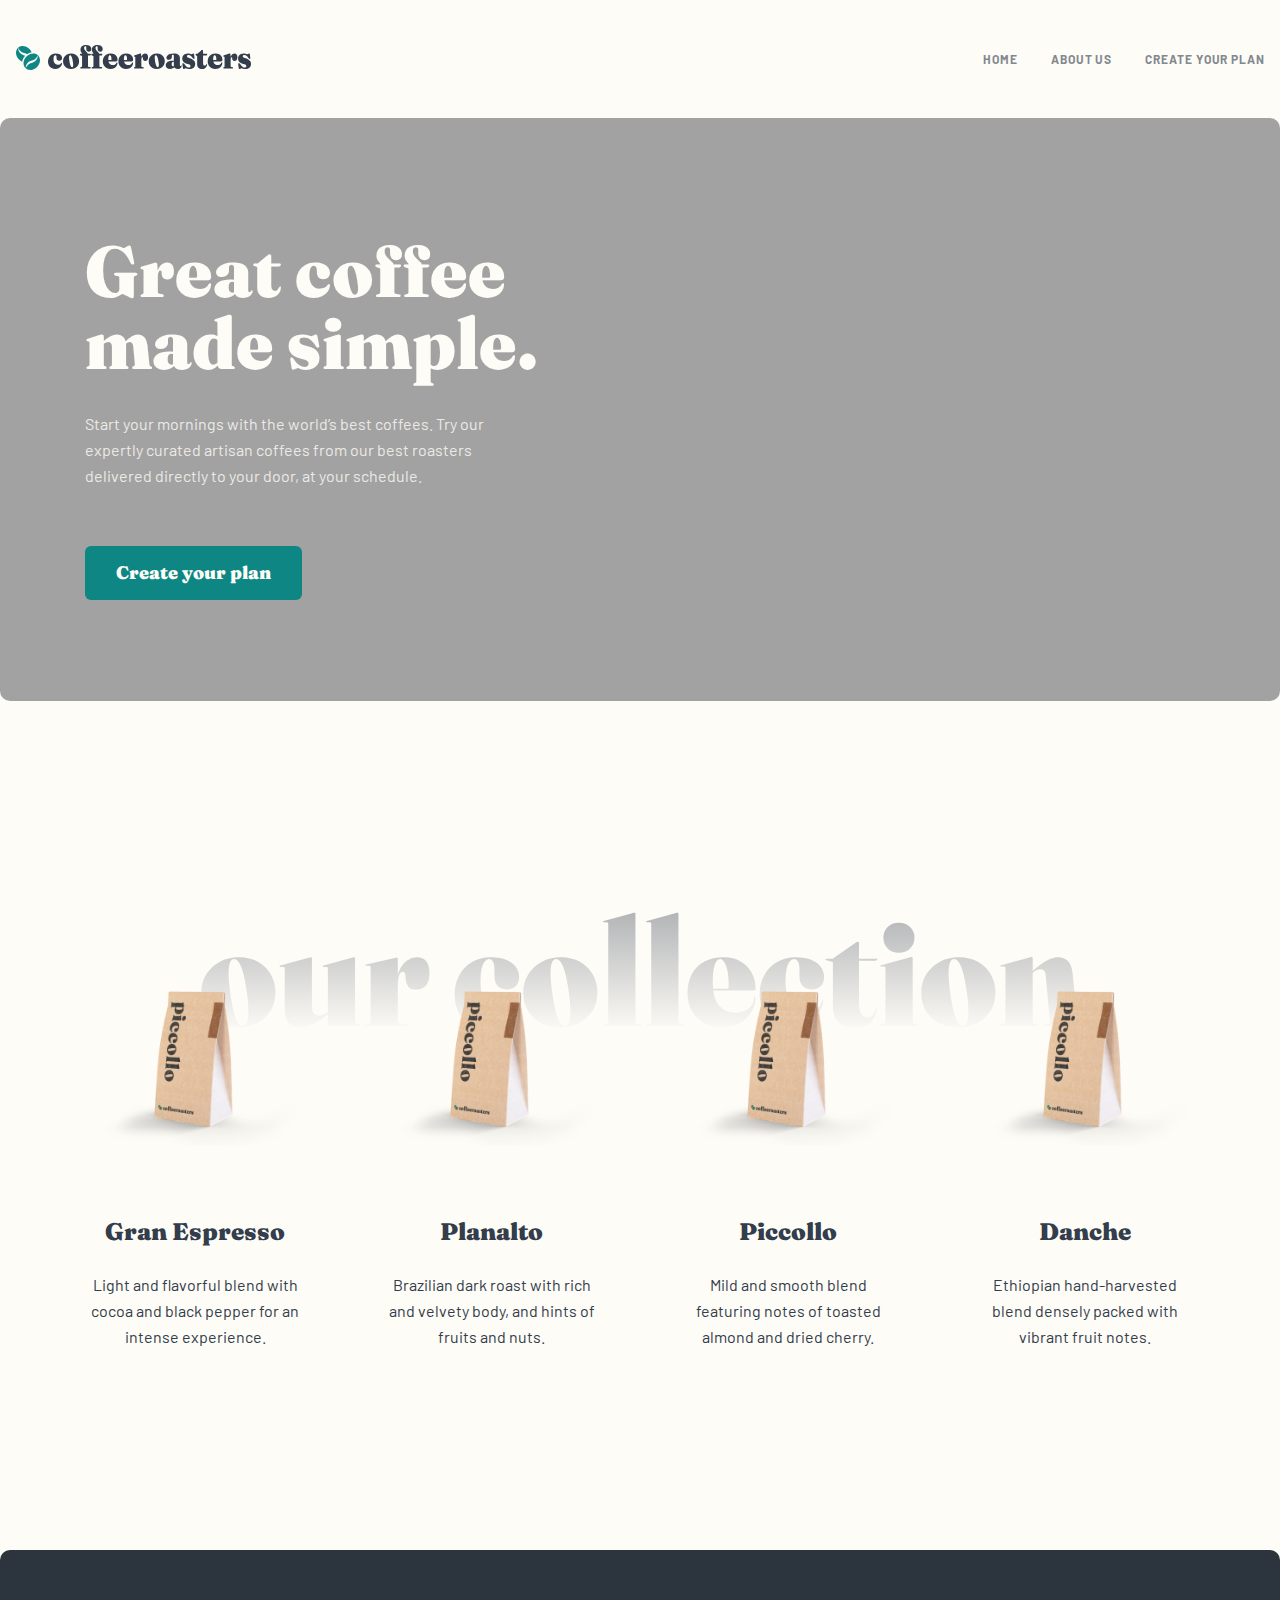
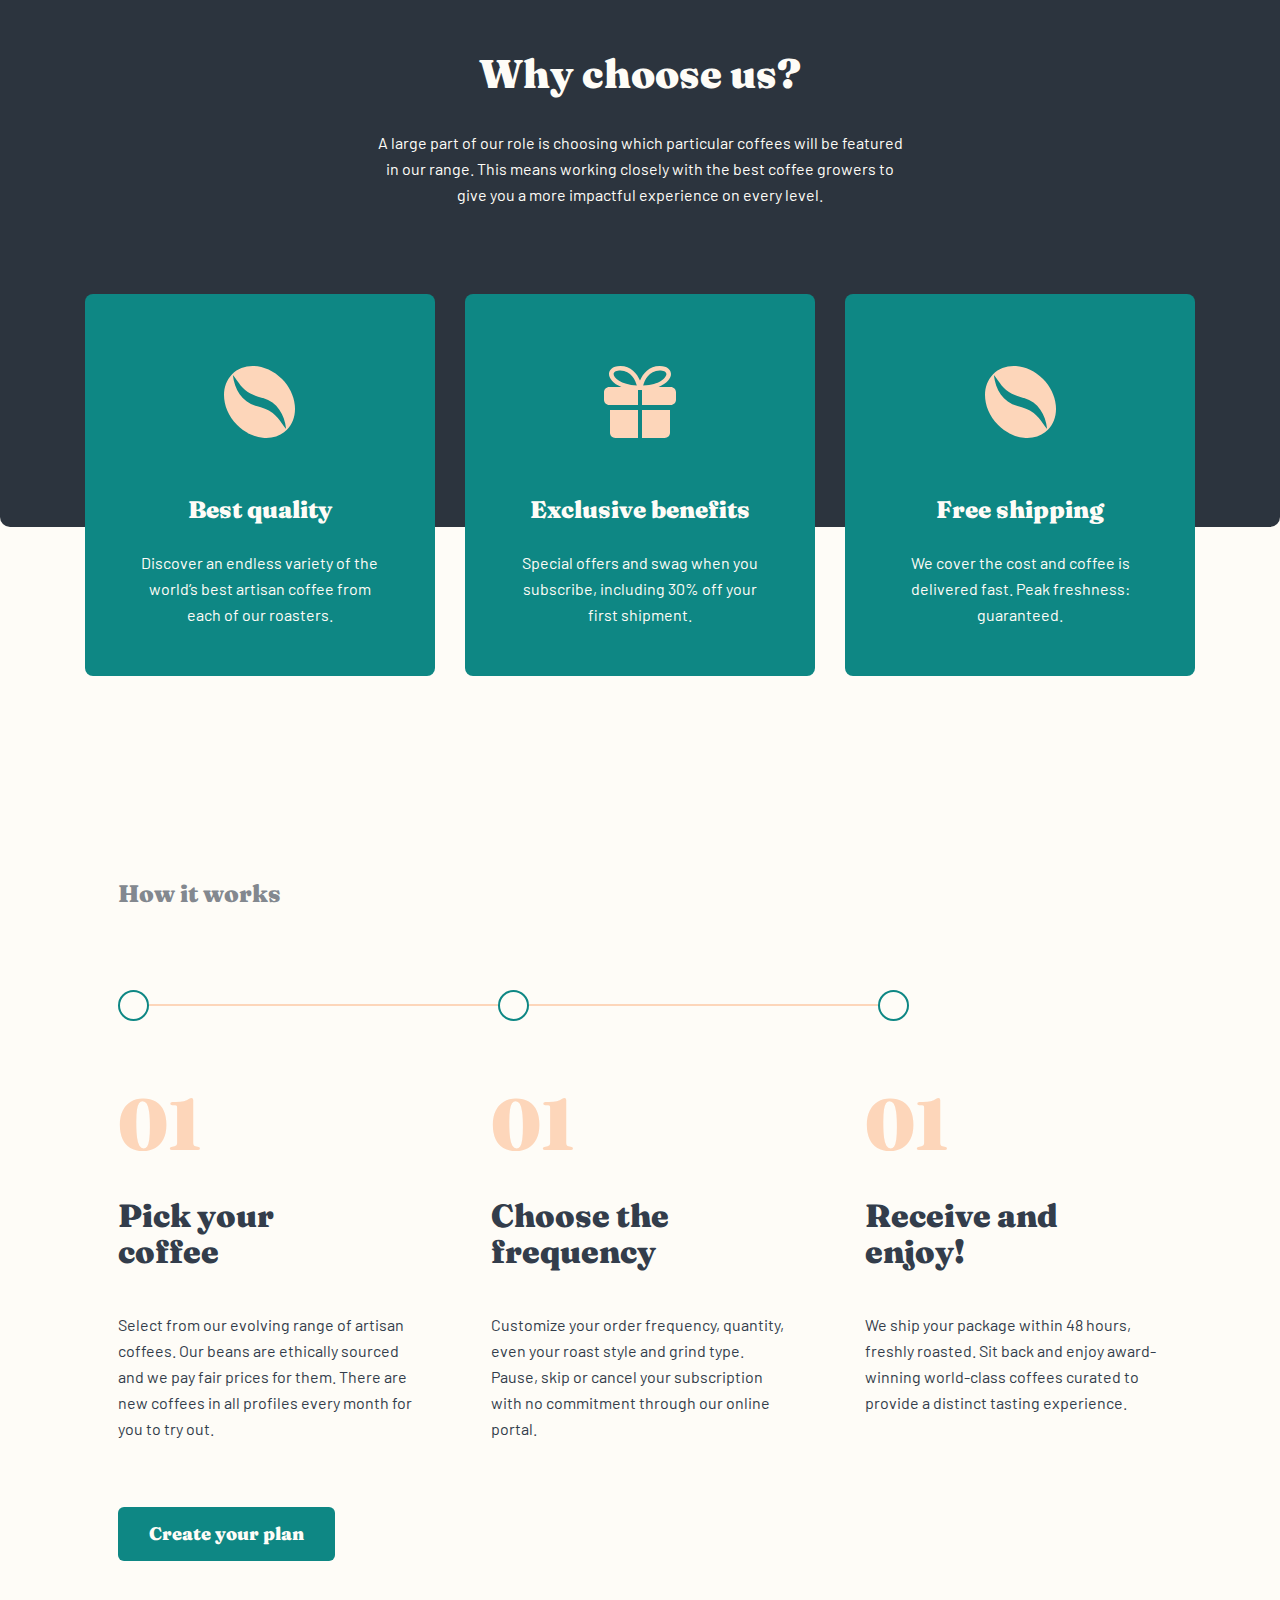
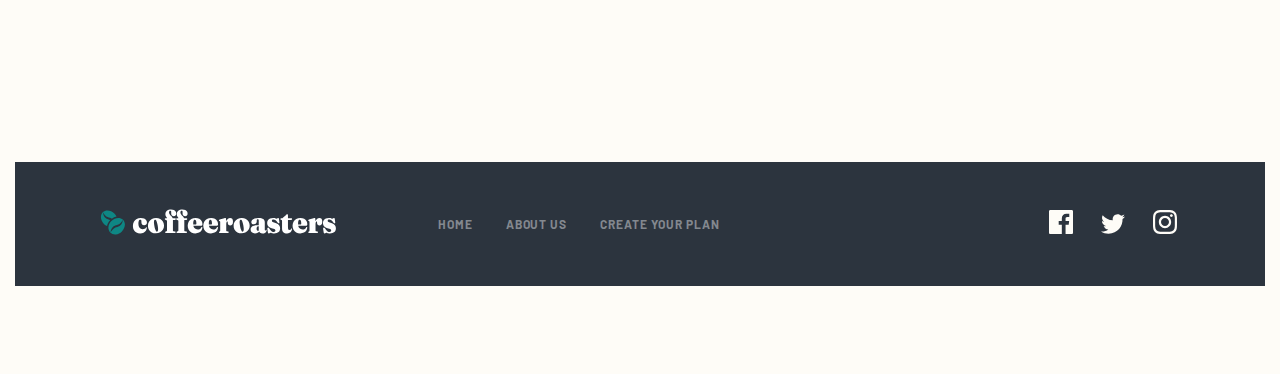
<file: index.html>
<!DOCTYPE html>
<html lang="en">

<head>
    <meta charset="UTF-8">
    <meta http-equiv="X-UA-Compatible" content="IE=edge">
    <meta name="viewport" content="width=device-width, initial-scale=1.0">
    <title>Coffeeroasters</title>
    <link rel="stylesheet" href="css/main.css">
</head>

<body>


    <h1 class="visually-hidden"></h1>

    <header>
        <div class="container header-content">
            <a href=""><img src="images/logo.svg" alt="logo"></a>
            <nav class="navbar">
                <ul class="nav-list">
                    <li><a href="index.html" class="nav-link">HOME</a></li>
                    <li><a href="about.html" class="nav-link">ABOUT US</a></li>
                    <li><a href="create.html" class="nav-link">Create your plan</a></li>
                </ul>
            </nav>
        </div>
    </header>

    <main>
        <section class="intro">
            <div class="container intro-content">
                <div class="intro-text">
                    <h2>Great coffee made simple.</h2>
                    <p>Start your mornings with the world’s best coffees. Try our expertly curated artisan coffees from
                        our best roasters delivered directly to your door, at your schedule.</p>
                    <a href="" class="main-link">Create your plan</a>
                </div>
            </div>
        </section>
        <section class="collection">
            <div class="container collection-content">
                <div class="collection-text">
                    <h2 class="collection-h2">our collection</h2>
                </div>

                <ul class="collection-cards">
                    <li class="collection-item">
                        <img class="collection-item-img" src="images/collection-item.png" alt="item">
                        <h3 class="collection-item-h3">Gran Espresso</h3>
                        <p class="collection-item-p">Light and flavorful blend with cocoa and black pepper for an
                            intense experience.</p>
                    </li>
                    <li class="collection-item">
                        <img class="collection-item-img" src="images/collection-item.png" alt="item">
                        <h3 class="collection-item-h3">Planalto</h3>
                        <p class="collection-item-p">Brazilian dark roast with rich and velvety body, and hints of
                            fruits and nuts.</p>
                    </li>
                    <li class="collection-item">
                        <img class="collection-item-img" src="images/collection-item.png" alt="item">
                        <h3 class="collection-item-h3">Piccollo</h3>
                        <p class="collection-item-p">Mild and smooth blend featuring notes of toasted almond and dried
                            cherry.</p>
                    </li>
                    <li class="collection-item">
                        <img class="collection-item-img" src="images/collection-item.png" alt="item">
                        <h3 class="collection-item-h3">Danche</h3>
                        <p class="collection-item-p">Ethiopian hand-harvested blend densely packed with vibrant fruit
                            notes.</p>
                    </li>
                </ul>
            </div>
        </section>
        <section class="why">
            <div class="container why-content">
                <h2 class="why-h2">Why choose us?</h2>
                <p class="why-p">A large part of our role is choosing which particular coffees will be featured in our
                    range. This means working closely with the best coffee growers to give you a more impactful
                    experience on every level.</p>
                <ul class="why-cards">
                    <li class="why-item">
                        <img src="images/why-item1.svg" alt="coffee">
                        <h3 class="why-item-h3">Best quality</h3>
                        <p class="why-item-p">Discover an endless variety of the world’s best artisan coffee from each
                            of our roasters.</p>
                    </li>
                    <li class="why-item">
                        <img src="images/why-item2.svg" alt="gift">
                        <h3 class="why-item-h3">Exclusive benefits</h3>
                        <p class="why-item-p">Special offers and swag when you subscribe, including 30% off your first
                            shipment.</p>
                    </li>
                    <li class="why-item">
                        <img src="images/why-item1.svg" alt="car">
                        <h3 class="why-item-h3">Free shipping</h3>
                        <p class="why-item-p">We cover the cost and coffee is delivered fast. Peak freshness:
                            guaranteed.</p>
                    </li>
                </ul>
            </div>
        </section>



        <section class="how">
            <div class="container">
                <div class="how-content">

                    <h2 class="how-h2">
                        How it works
                    </h2>
                    <div class="how-border">
                        <div class="circle"></div>
                        <div class="border"></div>
                        <div class="circle"></div>
                        <div class="border"></div>
                        <div class="circle"></div>
                    </div>

                    <ol class="how-cards">
                        <li class="how-item">
                            <h3 class="how-item-h3">01</h3>
                            <h4 class="how-item-h4">Pick your coffee</h4>
                            <p class="how-item-p">Select from our evolving range of artisan coffees. Our beans are
                                ethically sourced and we pay fair prices for them. There are new coffees in all profiles
                                every month for you to try out.</p>
                        </li>
                        <li class="how-item">
                            <h3 class="how-item-h3">01</h3>
                            <h4 class="how-item-h4">Choose the frequency</h4>
                            <p class="how-item-p">Customize your order frequency, quantity, even your roast style and
                                grind type. Pause, skip or cancel your subscription with no commitment through our
                                online portal.</p>
                        </li>
                        <li class="how-item">
                            <h3 class="how-item-h3">01</h3>
                            <h4 class="how-item-h4">Receive and enjoy!</h4>
                            <p class="how-item-p">We ship your package within 48 hours, freshly roasted. Sit back and
                                enjoy award-winning world-class coffees curated to provide a distinct tasting
                                experience.</p>
                        </li>
                    </ol>
                    <a href="" class="main-link">Create your plan</a>
                </div>
            </div>
        </section>
    </main>


    <footer>
        <div class="container">
            <div class="footer-content">
                <a href="index.html"><img src="images/footer-logo.svg" alt="logo"></a>
                <nav class="footer-nav">
                    <ul class="footer-list">
                        <li><a class="footer-link" href="index.html">HOME</a></li>
                        <li><a class="footer-link" href="about.html">ABOUT US</a></li>
                        <li><a class="footer-link" href="create.html">Create your plan</a></li>
                    </ul>
                </nav>

                <div class="social">
                    <a href="" class="social-link"><img src="images/facebook.svg" alt="facebook"></a>
                    <a href="" class="social-link"><img src="images/twitter.svg" alt="twitter"></a>
                    <a href="" class="social-link"><img src="images/instagram.svg" alt="instagram"></a>
                </div>

            </div>
        </div>
    </footer>



</body>

</html>
</file>
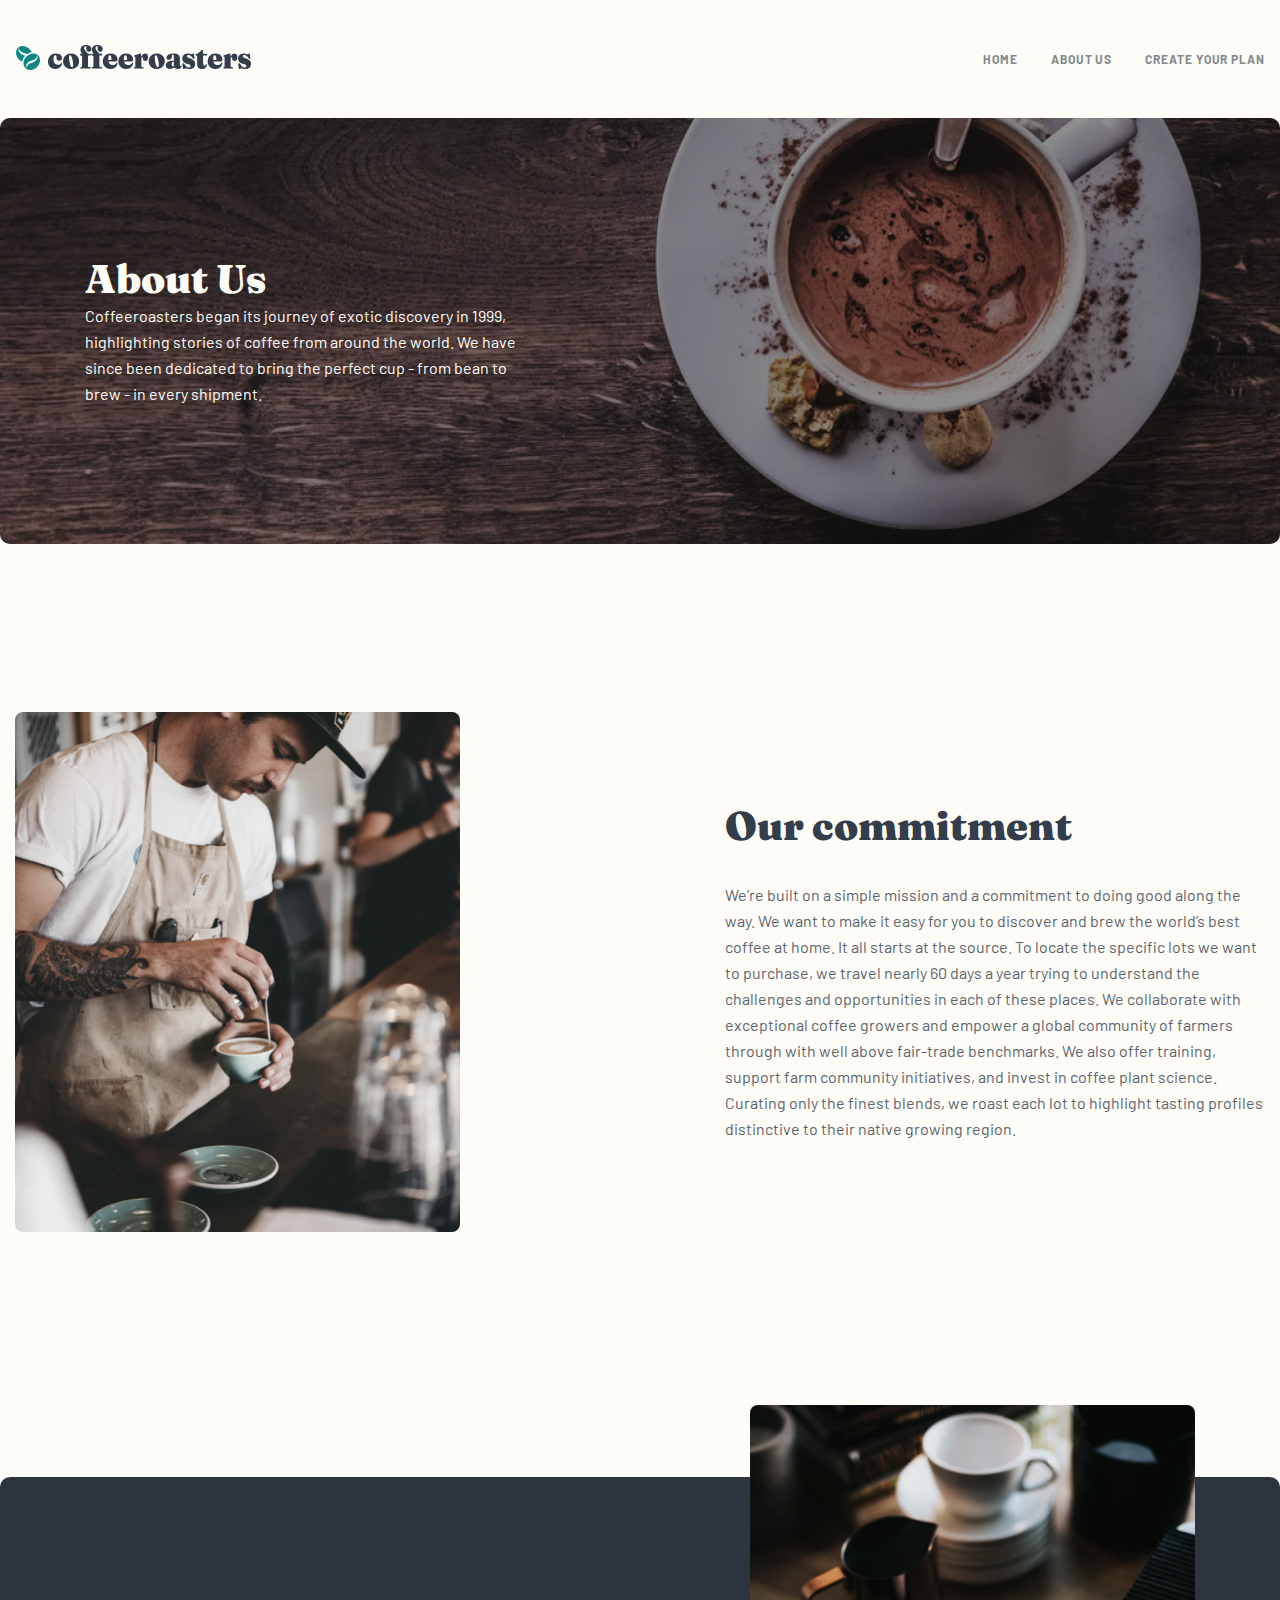
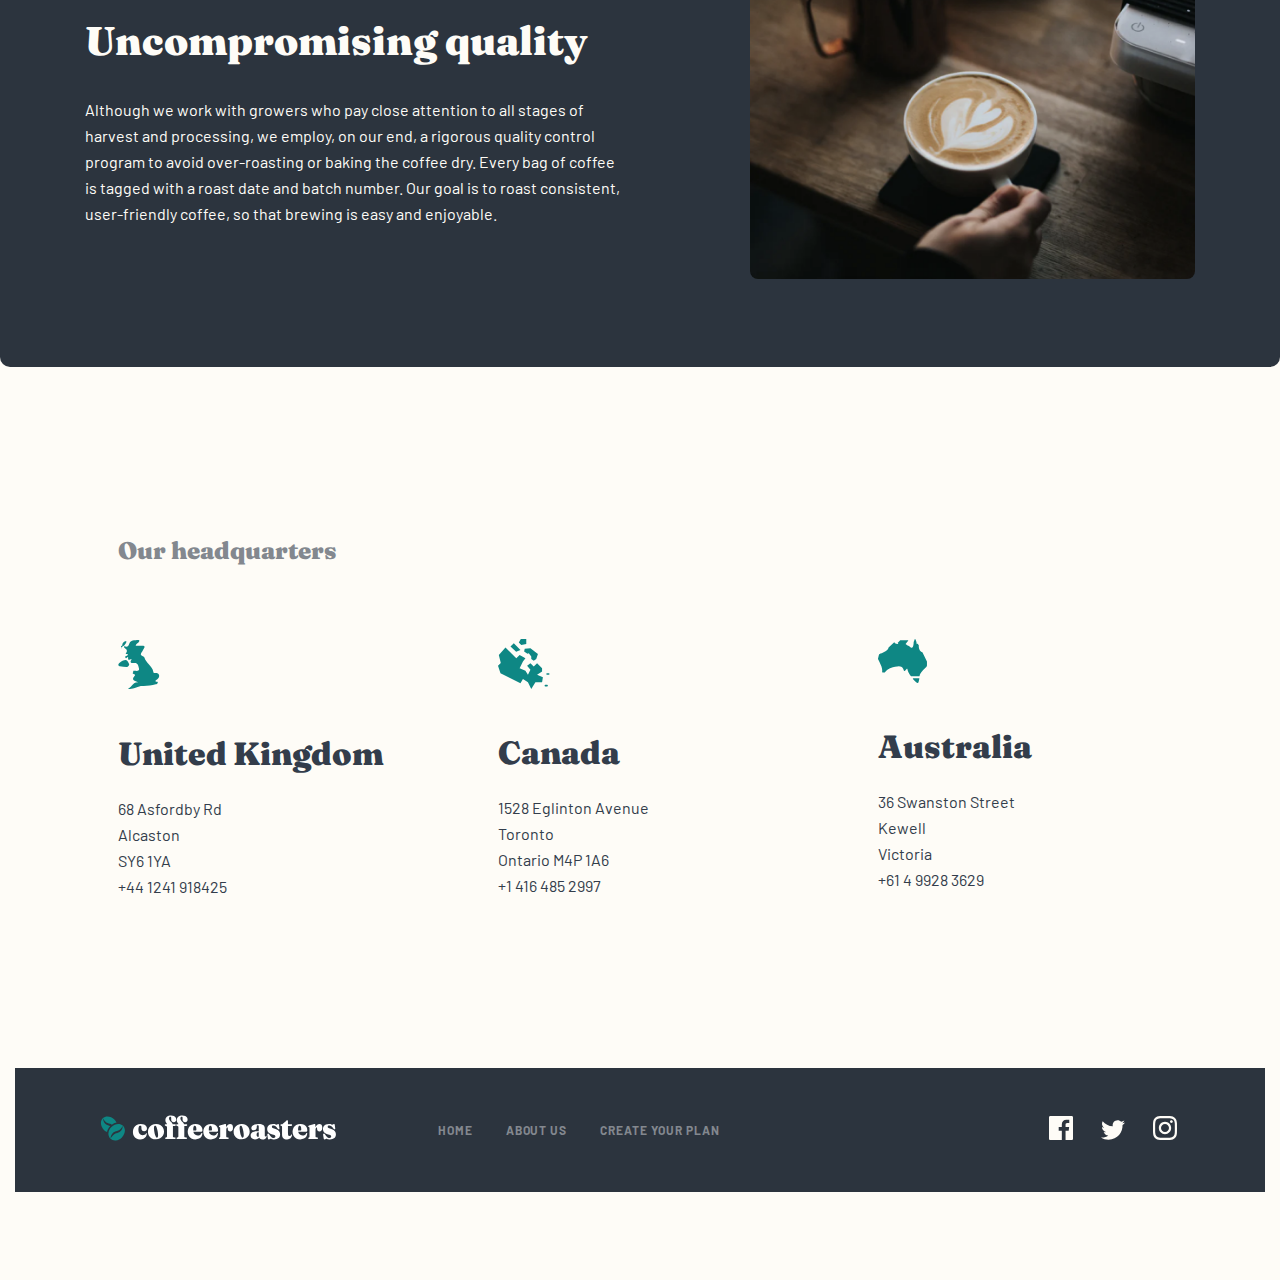
<file: about.html>
<!DOCTYPE html>
<html lang="en">

<head>
    <meta charset="UTF-8">
    <meta http-equiv="X-UA-Compatible" content="IE=edge">
    <meta name="viewport" content="width=device-width, initial-scale=1.0">
    <title>About</title>
    <link rel="stylesheet" href="css/about.css">
</head>

<body>

    <header>
        <div class="container header-content">
            <a href="index.html"><img src="images/logo.svg" alt="logo"></a>

            <nav class="header-nav">
                <ul class="nav-list">
                    <li class="nav-item"><a href="index.html" class="nav-link">HOME</a></li>
                    <li class="nav-item"><a href="about.html" class="nav-link">ABOUT US</a></li>
                    <li class="nav-item"><a href="create.html" class="nav-link">Create your plan</a></li>
                </ul>
            </nav>
        </div>
    </header>

    <main>
        <section class="intro">
            <div class="container intro-content">
                <div class="intro-mask"></div>
                    <h1 class="intro-h1">About Us</h1>
                    <p class="intro-p">
                        Coffeeroasters began its journey of exotic discovery in 1999, highlighting stories of coffee
                        from around the world. We have since been dedicated to bring the perfect cup - from bean to brew
                        - in every shipment.
                    </p>
                </div>  
        </section>
        <section class="our">
            <div class="container our-content">
                <div class="our-left">
                    <img class="our-img" src="images/about-out.png" alt="out">
                </div>
                <div class="our-right">
                    <h2 class="our-h2">Our commitment</h2>
                    <p class="our-p">
                        We’re built on a simple mission and a commitment to doing good along the way. We want to make it easy for you to discover and brew the world’s best coffee at home. It all starts at the source. To locate the specific lots we want to purchase, we travel nearly 60 days a year trying to understand the challenges and opportunities in each of these places. We collaborate with exceptional coffee growers and empower a global community of farmers through with well above fair-trade benchmarks. We also offer training, support farm community initiatives, and invest in coffee plant science. Curating only the finest blends, we roast each lot to highlight tasting profiles distinctive to their native growing region.
                    </p>
                </div>
            </div>
        </section>
        <section class="quality">
            <div class="container quality-content">
                <div class="quality-left">
                    <h2 class="quality-h2">Uncompromising quality</h2>
                    <p class="quality-p">Although we work with growers who pay close attention to all stages of harvest and processing, we employ, on our end, a rigorous quality control program to avoid over-roasting or baking the coffee dry. Every bag of coffee is tagged with a roast date and batch number. Our goal is to roast consistent, user-friendly coffee, so that brewing is easy and enjoyable.</p>
                </div>
                <div class="quality-right">
                    <!-- <img class="quality-img" src="images/about-quality.png" alt="quality"> -->
                </div>
            </div>
        </section>
        <section class="countries">
            <div class="container">
                <div class="countries-content">
                    <h2 class="countries-h2">Our headquarters</h2>
                    <ul class="countries-list">
                        <li class="countries-item">
                            <img class="countries-img" src="images/uk.svg" alt="uk">
                            <h3 class="countries-h3">United Kingdom</h3>
                            <p class="countries-p">68  Asfordby Rd</p>
                            <p class="countries-p">Alcaston</p>
                            <p class="countries-p">SY6 1YA</p>
                            <p class="countries-p">+44 1241 918425</p>
                        </li>
                        <li class="countries-item">
                            <img class="countries-img" src="images/canada.svg" alt="canada">
                            <h3 class="countries-h3">Canada</h3>
                            <p class="countries-p">1528  Eglinton Avenue</p>
                            <p class="countries-p">Toronto</p>
                            <p class="countries-p">Ontario M4P 1A6</p>
                            <p class="countries-p">+1 416 485 2997</p>
                        </li>
                        <li class="countries-item">
                            <img class="countries-img" src="images/au.svg" alt="australia">
                            <h3 class="countries-h3">Australia</h3>
                            <p class="countries-p">36 Swanston Street</p>
                            <p class="countries-p">Kewell</p>
                            <p class="countries-p">Victoria</p>
                            <p class="countries-p">+61 4 9928 3629</p>
                        </li>
                    </ul>
                </div>
            </div>
        </section>
    </main>


    <footer>
        <div class="container">
            <div class="footer-content">
                <a href="index.html"><img src="images/footer-logo.svg" alt="logo"></a>

                <ul class="footer-list">
                    <li class="footer-item"><a href="index.html" class="footer-link">HOME</a></li>
                    <li class="footer-item"><a href="about.html" class="footer-link">ABOUT US</a></li>
                    <li class="footer-item"><a href="create.html" class="footer-link">Create your plan</a></li>
                </ul>

                <div class="social">
                    <a href="" class="social-link"><img src="images/facebook.svg" alt="facebook"></a>
                    <a href="" class="social-link"><img src="images/twitter.svg" alt="twitter"></a>
                    <a href="" class="social-link"><img src="images/instagram.svg" alt="instagram"></a>
                </div>

            </div>
        </div>
    </footer>



</body>

</html>
</file>
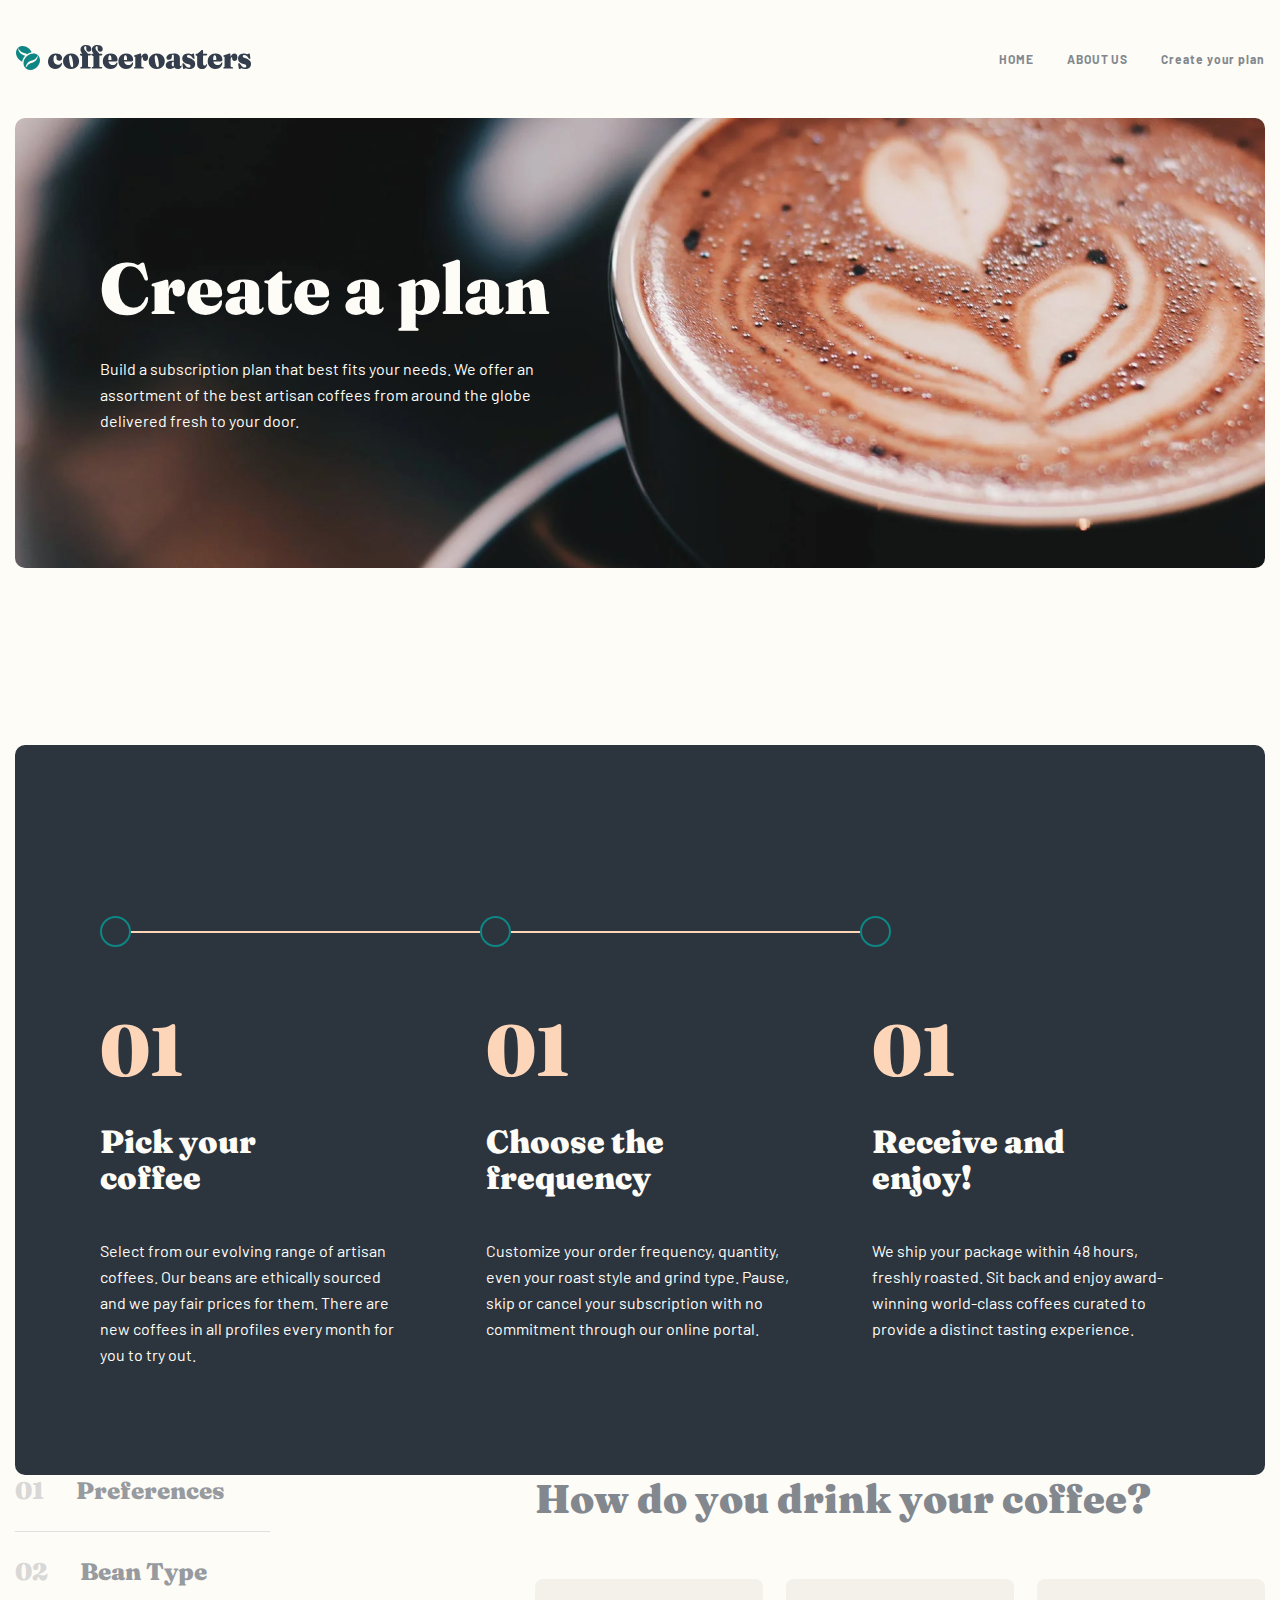
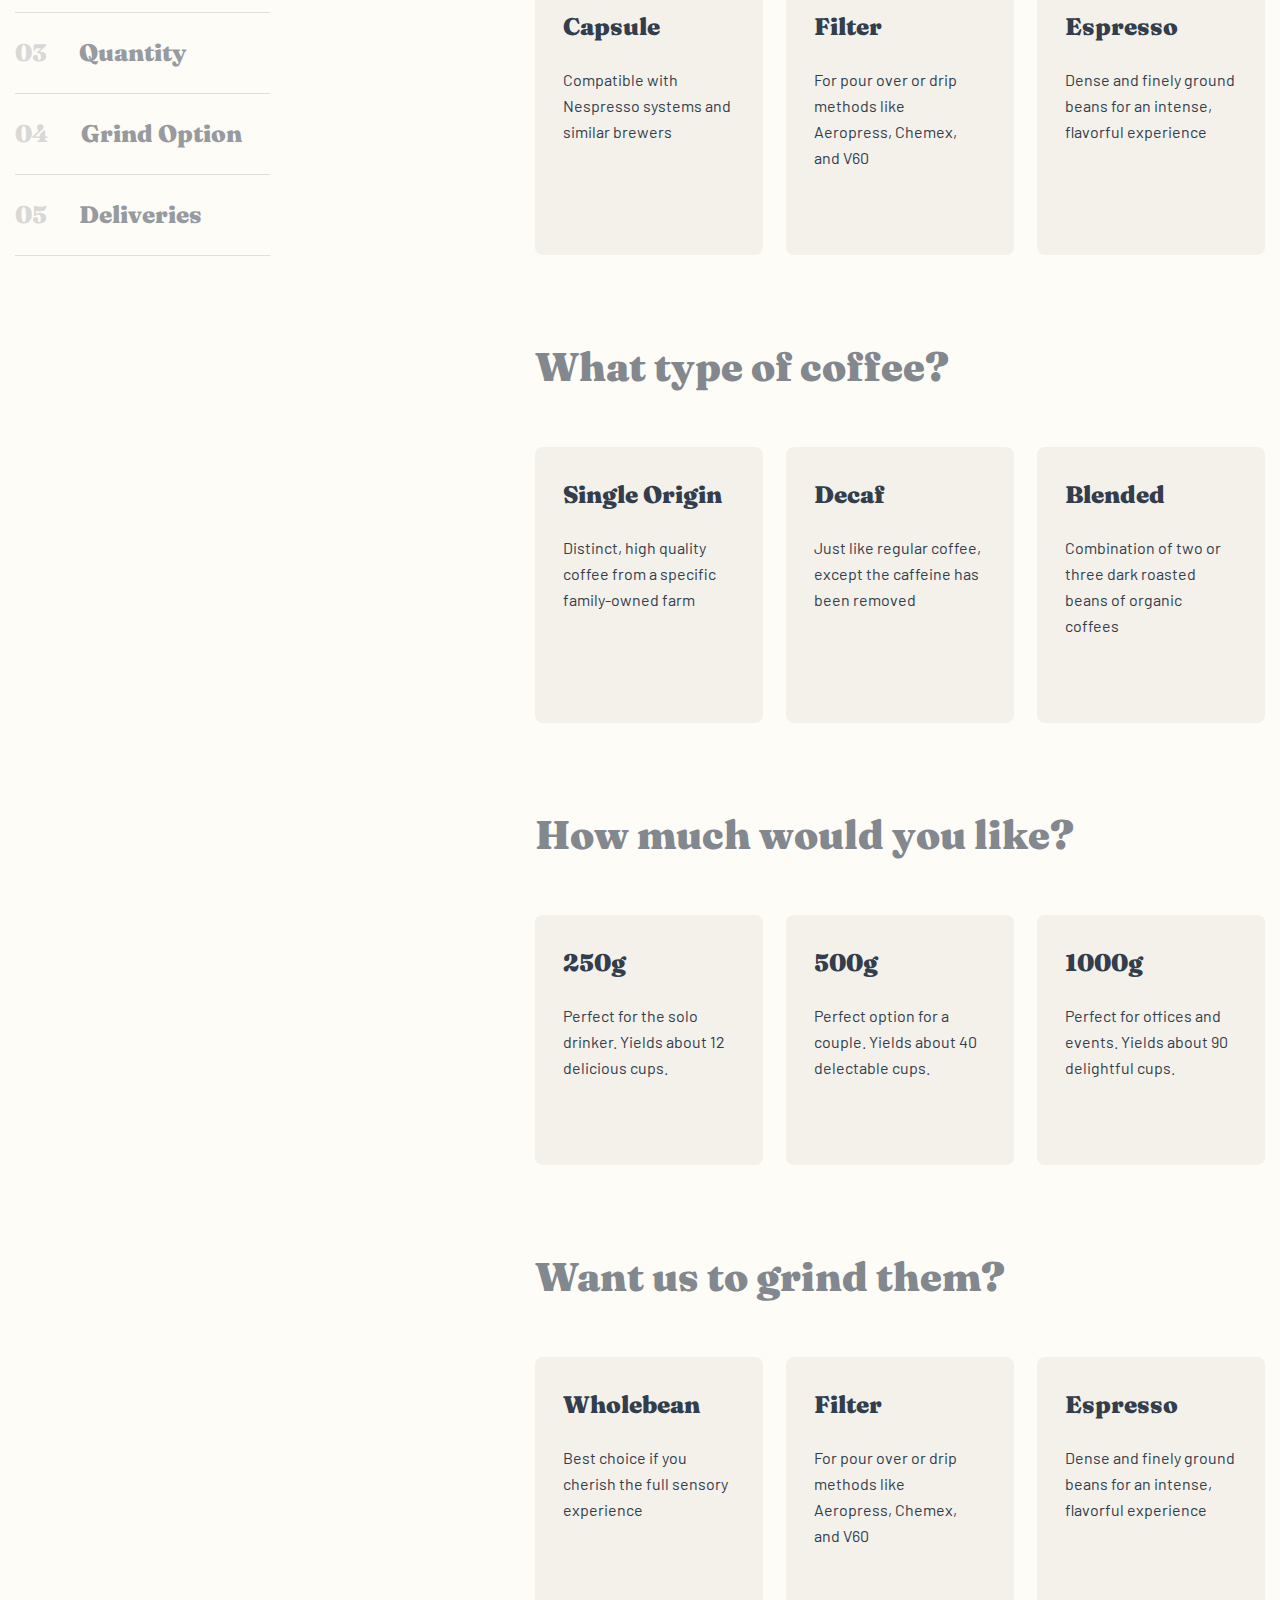
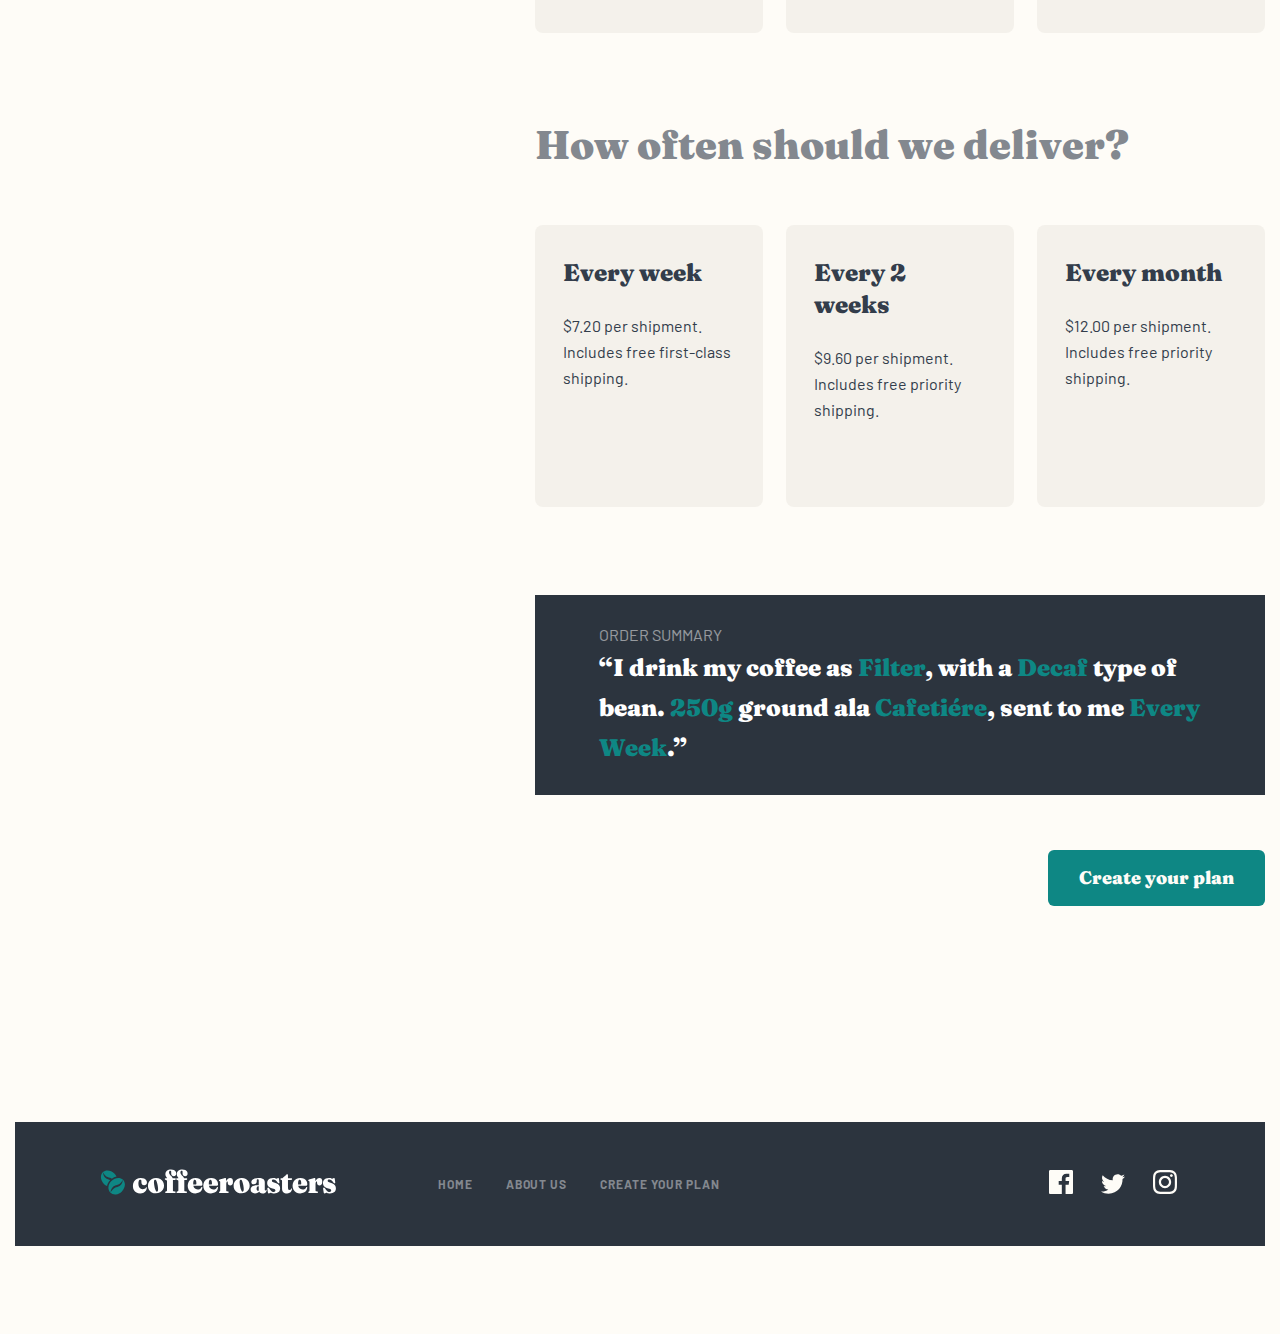
<file: create.html>
<!DOCTYPE html>
<html lang="en">

<head>
    <meta charset="UTF-8">
    <meta http-equiv="X-UA-Compatible" content="IE=edge">
    <meta name="viewport" content="width=device-width, initial-scale=1.0">
    <title>Create</title>
    <link rel="stylesheet" href="css/create.css">
</head>

<body>

    <header>
        <div class="container header-content">
            <a href="index.html"><img src="images/logo.svg" alt="logo"></a>

            <nav class="header-nav">
                <ul class="nav-list">
                    <li class="nav-item"><a href="index.html" class="header-link">HOME</a></li>
                    <li class="nav-item"><a href="about.html" class="header-link">ABOUT US</a></li>
                    <li class="nav-item"><a href="create.html" class="header-link">Create your plan</a></li>
                </ul>
            </nav>
        </div>
    </header>

    <main>
        <section class="intro">
            <div class="container">
                <div class="intro-content">
                    <h1 class="intro-h1">Create a plan</h1>
                    <p class="intro-p">
                        Build a subscription plan that best fits your needs. We offer an assortment of the best artisan
                        coffees from around the globe delivered fresh to your door.
                    </p>
                </div>
            </div>
        </section>
        <section class="how">
            <div class="container">
                <div class="how-content">

                    <div class="how-border">
                        <div class="circle"></div>
                        <div class="border"></div>
                        <div class="circle"></div>
                        <div class="border"></div>
                        <div class="circle"></div>
                    </div>

                    <ol class="how-list">
                        <li class="how-item">
                            <h3 class="how-h3">01</h3>
                            <h4 class="how-h4">Pick your coffee</h4>
                            <p class="how-p">
                                Select from our evolving range of artisan coffees. Our beans are ethically
                                sourced and we pay fair prices for them. There are new coffees in all profiles
                                every month for you to try out.
                            </p>
                        </li>
                        <li class="how-item">
                            <h3 class="how-h3">01</h3>
                            <h4 class="how-h4">Choose the frequency</h4>
                            <p class="how-p">
                                Customize your order frequency, quantity, even your roast style and grind type. Pause,
                                skip or cancel your subscription with no commitment through our online portal.
                            </p>
                        </li>
                        <li class="how-item">
                            <h3 class="how-h3">01</h3>
                            <h4 class="how-h4">Receive and enjoy!</h4>
                            <p class="how-p">
                                We ship your package within 48 hours, freshly roasted. Sit back and enjoy award-winning
                                world-class coffees curated to provide a distinct tasting experience.
                            </p>
                        </li>
                    </ol>
                </div>
            </div>
        </section>
        <section class="drink">
            <div class="container drink-content">
                <ol class="drink-left-list">
                    <li class="drink-left-item">
                        <a href="" class="drink-left-link">
                            <span class="drink-left-link-span1">01</span>
                            <span class="drink-left-link-span2">Preferences</span>
                        </a>
                    </li>
                    <li class="drink-left-item">
                        <a href="" class="drink-left-link">
                            <span class="drink-left-link-span1">02</span>
                            <span class="drink-left-link-span2">Bean Type</span>
                        </a>
                    </li>
                    <li class="drink-left-item">
                        <a href="" class="drink-left-link">
                            <span class="drink-left-link-span1">03</span>
                            <span class="drink-left-link-span2">Quantity</span>
                        </a>
                    </li>
                    <li class="drink-left-item">
                        <a href="" class="drink-left-link">
                            <span class="drink-left-link-span1">04</span>
                            <span class="drink-left-link-span2">Grind Option</span>
                        </a>
                    </li>
                    <li class="drink-left-item">
                        <a href="" class="drink-left-link">
                            <span class="drink-left-link-span1">05</span>
                            <span class="drink-left-link-span2">Deliveries</span>
                        </a>
                    </li>
                </ol>



                <div class="drink-righ">
                    <ol class="drink-list">
                        <li class="drink-item">
                            <h3 class="drink-right-h3">How do you drink your coffee?</h3>
                            <ol class="drink-right-list">
                                <li class="drink-right-item">
                                    <h4 class="drink-right-h4">Capsule</h4>
                                    <p class="drink-right-p">
                                        Compatible with Nespresso systems and similar brewers
                                    </p>
                                </li>
                                <li class="drink-right-item">
                                    <h4 class="drink-right-h4">Filter</h4>
                                    <p class="drink-right-p">
                                        For pour over or drip methods like Aeropress, Chemex, and V60
                                    </p>
                                </li>
                                <li class="drink-right-item">
                                    <h4 class="drink-right-h4">Espresso</h4>
                                    <p class="drink-right-p">
                                        Dense and finely ground beans for an intense, flavorful experience
                                    </p>
                                </li>
                            </ol>
                        </li>
                        <li class="drink-item">
                            <h3 class="drink-right-h3">What type of coffee?</h3>
                            <ol class="drink-right-list">
                                <li class="drink-right-item">
                                    <h4 class="drink-right-h4">Single Origin</h4>
                                    <p class="drink-right-p">
                                        Distinct, high quality coffee from a specific family-owned farm
                                    </p>
                                </li>
                                <li class="drink-right-item">
                                    <h4 class="drink-right-h4">Decaf</h4>
                                    <p class="drink-right-p">
                                        Just like regular coffee, except the caffeine has been removed
                                    </p>
                                </li>
                                <li class="drink-right-item">
                                    <h4 class="drink-right-h4">Blended</h4>
                                    <p class="drink-right-p">
                                        Combination of two or three dark roasted beans of organic coffees
                                    </p>
                                </li>
                            </ol>
                        </li>
                        <li class="drink-item">
                            <h3 class="drink-right-h3">How much would you like?</h3>
                            <ol class="drink-right-list">
                                <li class="drink-right-item">
                                    <h4 class="drink-right-h4">250g</h4>
                                    <p class="drink-right-p">
                                        Perfect for the solo drinker. Yields about 12 delicious cups.
                                    </p>
                                </li>
                                <li class="drink-right-item">
                                    <h4 class="drink-right-h4">500g</h4>
                                    <p class="drink-right-p">
                                        Perfect option for a couple. Yields about 40 delectable cups.
                                    </p>
                                </li>
                                <li class="drink-right-item">
                                    <h4 class="drink-right-h4">1000g</h4>
                                    <p class="drink-right-p">
                                        Perfect for offices and events. Yields about 90 delightful cups.
                                    </p>
                                </li>
                            </ol>
                        </li>
                        <li class="drink-item">
                            <h3 class="drink-right-h3">Want us to grind them?</h3>
                            <ol class="drink-right-list">
                                <li class="drink-right-item">
                                    <h4 class="drink-right-h4">Wholebean</h4>
                                    <p class="drink-right-p">
                                        Best choice if you cherish the full sensory experience
                                    </p>
                                </li>
                                <li class="drink-right-item">
                                    <h4 class="drink-right-h4">Filter</h4>
                                    <p class="drink-right-p">
                                        For pour over or drip methods like Aeropress, Chemex, and V60
                                    </p>
                                </li>
                                <li class="drink-right-item">
                                    <h4 class="drink-right-h4">Espresso</h4>
                                    <p class="drink-right-p">
                                        Dense and finely ground beans for an intense, flavorful experience
                                    </p>
                                </li>
                            </ol>
                        </li>
                        <li class="drink-item">
                            <h3 class="drink-right-h3">How often should we deliver?</h3>
                            <ol class="drink-right-list">
                                <li class="drink-right-item">
                                    <h4 class="drink-right-h4">Every week</h4>
                                    <p class="drink-right-p">
                                        $7.20 per shipment. Includes free first-class shipping.
                                    </p>
                                </li>
                                <li class="drink-right-item">
                                    <h4 class="drink-right-h4">Every 2 weeks</h4>
                                    <p class="drink-right-p">
                                        $9.60 per shipment. Includes free priority shipping.
                                    </p>
                                </li>
                                <li class="drink-right-item">
                                    <h4 class="drink-right-h4">Every month</h4>
                                    <p class="drink-right-p">
                                        $12.00 per shipment. Includes free priority shipping.
                                    </p>
                                </li>
                            </ol>
                        </li>
                    </ol>

                    <div class="drink-right-text">
                        <span class="drink-right-text-span">Order Summary</span>
                        <p class="drink-right-text-p">
                            “I drink my coffee as <span class="drink-text-p-span">Filter</span>, with a <span class="drink-text-p-span">Decaf</span> type of bean. <span class="drink-text-p-span">250g</span> ground ala <span class="drink-text-p-span">Cafetiére</span>, sent to me <span class="drink-text-p-span">Every Week</span>.”
                        </p>
                    </div>

                    <a href="" class="main-link">Create your plan</a>
                </div>

            </div>
        </section>
    </main>

    <footer>
        <div class="container">
            <div class="footer-content">
                <a href="index.html"><img src="images/footer-logo.svg" alt="logo"></a>
                <nav class="footer-nav">
                    <ul class="footer-list">
                        <li><a class="footer-link" href="index.html">HOME</a></li>
                        <li><a class="footer-link" href="about.html">ABOUT US</a></li>
                        <li><a class="footer-link" href="create.html">Create your plan</a></li>
                    </ul>
                </nav>

                <div class="social">
                    <a href="" class="social-link"><img src="images/facebook.svg" alt="facebook"></a>
                    <a href="" class="social-link"><img src="images/twitter.svg" alt="twitter"></a>
                    <a href="" class="social-link"><img src="images/instagram.svg" alt="instagram"></a>
                </div>

            </div>
        </div>
    </footer>




</body>

</html>
</file>
<file: css/main.css>
@import url('https://fonts.googleapis.com/css2?family=Fraunces:opsz,wght@9..144,900&display=swap');
@import url('https://fonts.googleapis.com/css2?family=Barlow:wght@400;500;600;700&display=swap');


* {
    box-sizing: border-box;
}


body {
    background: #FEFCF7;
    margin: 0;
    padding: 0;
}

a {
    text-decoration: none;
}

ul,ol {
    list-style: none;
    padding: 0;
    margin: 0;
}

h1,
h2,
h3,
h4 {
    padding: 0;
    margin: 0;
}

p {
    margin: 0;
    padding: 0;
}

.container {
    width: 1280px;
    margin: 0 auto;
    padding: 0 15px;
}

.visually-hidden {
    clip: rect(0 0 0 0);
    clip-path: inset(50%);
    height: 1px;
    overflow: hidden;
    position: absolute;
    white-space: nowrap;
    width: 1px;
  }


header {
    padding: 43.5px 0;
}


.header-content {
    display: flex;
    justify-content: space-between;
    align-items: center;
}

.nav-list {
    display: flex;
}

.nav-list li {
    margin-right: 33px;
}

.nav-list li:last-child {
    margin-right: 0;
}


.nav-link {
    font-family: 'Barlow';
    font-weight: 700;
    font-size: 12px;
    line-height: 15px;
    letter-spacing: 0.923077px;
    text-transform: uppercase;
    color: #83888F;
}



.intro-content h2 {
    font-family: "Fraunces";
    font-weight: 900;
    font-size: 72px;
    line-height: 72px;
    color: #FEFCF7;
}

.intro-content p {
    font-family: 'Barlow';
    font-weight: 400;
    font-size: 16px;
    line-height: 26px;
    color: #FEFCF7;
    opacity: 0.8;
    width: 430px;
    margin: 32px 0 71px;
}

.main-link {
    font-family: 'Fraunces';
    font-weight: 900;
    font-size: 18px;
    line-height: 25px;
    color: #FEFCF7;
    padding: 15px 31px 16px;
    background: #0E8784;
    border-radius: 6px;
}

.intro-content {
    padding: 117px 85px 116px;
    background: #A2A2A2;
    border-radius: 10px;
}

.intro-text {
    width: 493px;
}


.collection-h2 {
    position: absolute;
    font-family: 'Fraunces';
    font-weight: 900;
    font-size: 150px;
    line-height: 72px;
    color: #83888F;
    bottom: 25px;
    z-index: -10;
}


.collection-content {
    padding: 136px 0 200px;
}


.collection-text {
    display: flex;
    align-items: center;
    justify-content: center;
    position: relative;
    width: 1111px;
    height: 196px;
    margin: 0 auto;
    background: linear-gradient(180deg, rgba(254, 252, 247, 0.0001) 0%, #FEFCF7 100%);
}


.collection-cards {
    width: 1111px;
    margin: 0 auto;
    display: flex;
    justify-content: space-between;
    margin-top: -55px;
}


.collection-item {
    width: 19.92%;
    display: flex;
    flex-direction: column;
    align-items: center;
    z-index: 10;
}

.collection-item-h3 {
    font-family: 'Fraunces';
    font-weight: 900;
    font-size: 24px;
    line-height: 32px;
    color: #333D4B;
    margin: 71px 0 24px;
}

.collection-item-p {
    font-family: 'Barlow';
    font-weight: 400;
    font-size: 16px;
    line-height: 26px;
    text-align: center;
    color: #333D4B;
}


.collection-item-img {
    width: 100%;
}

.why-content {
    background: #2C343E;
    border-radius: 10px;
    padding-top: 100px;
    height: 577px;
}


.why-h2 {
    font-family: 'Fraunces';
    font-weight: 900;
    font-size: 40px;
    line-height: 48px;
    text-align: center;
    color: #FEFCF7;
}


.why-p {
    font-family: 'Barlow';
    font-weight: 400;
    font-size: 16px;
    line-height: 26px;
    text-align: center;
    color: #FEFCF7;
    width: 535px;
    margin: 0 auto;
    margin-top: 32px;
}



.why-cards {
    width: 1110px;
    margin: 86px auto 0;
    display: flex;
    justify-content: space-between;
}



.why-item {
    width: 31.53%;
    background: #0E8784;
    border-radius: 8px;
    padding: 72px 48px 48px;
    display: flex;
    flex-direction: column;
    align-items: center;
    justify-content: center;
}


.why-item-h3 {
    font-family: 'Fraunces';
    font-weight: 900;
    font-size: 24px;
    line-height: 32px;
    color: #FEFCF7;
    margin: 56px 0 24px;
}


.why-item-p {
    font-family: 'Barlow';
    font-weight: 400;
    font-size: 16px;
    line-height: 26px;
    color: #FEFCF7;
    text-align: center;
}


.how{
    margin-top: 351px;
}

.how-h2{
    font-family: 'Fraunces';
    font-weight: 900;
    font-size: 24px;
    line-height: 32px;
    color: #83888F;

}

.how-border{
    display: flex;
    align-items: center;
    margin-top: 80px;
}


.circle {
    width: 31px;
    height: 31px;
    background: #FEFCF7;
    border: 2px solid #0E8784;
    border-radius: 50%;
}

.border{
    height: 2px;
    width: 349px;
    background: #FDD6BA;
}

.how-content{
    width: 1045px;
    margin: 0 auto;
}



.how-cards{
    display: flex;
    justify-content: space-between;
    margin: 67px 0 79px;
}

.how-item{
    width: 28.5%;
    display: flex;
    flex-direction: column;
}


.how-item-h3{
    font-family: 'Fraunces';
    font-weight: 900;
    font-size: 72px;
    line-height: 72px;
    color: #FDD6BA;
}

.how-item-h4{
    font-family: 'Fraunces';
    font-weight: 900;
    font-size: 32px;
    line-height: 36px;
    color: #333D4B;
    width: 255px;
    margin: 38px 0 42px;
}

.how-item-p{
    font-family: 'Barlow';
    font-weight: 400;
    font-size: 16px;
    line-height: 26px;
    color: #333D4B;
}

footer{
    margin-top: 216px;
    margin-bottom: 88px;
}

.footer-content{
    max-width: 1280px;
    margin: 0 auto;
    padding: 0 15px;
    background: #2C343E;
    display: flex;
    align-items: center;
    padding: 47px 85px;
}


.footer-link{
    font-family: 'Barlow';
    font-weight: 700;
    font-size: 12px;
    line-height: 15px;
    letter-spacing: 0.92px;
    color: #83888F;
    text-transform: uppercase;
}

.footer-list li{
    margin-right: 33px;
}



.footer-list li:last-child{
    margin-right: 0;
}



.footer-list{
    display: flex;
    margin: 0 329px 0 102px;
}

.social-link{
    margin-right: 24px;
}

.social-link:last-child{
    margin-right: 0;
}
</file>
<file: css/about.css>
@import url('https://fonts.googleapis.com/css2?family=Fraunces:opsz,wght@9..144,900&display=swap');
@import url('https://fonts.googleapis.com/css2?family=Barlow:wght@400;500;600;700&display=swap');


* {
    box-sizing: border-box;
}


body {
    background: #FEFCF7;
    margin: 0;
    padding: 0;
}

a {
    text-decoration: none;
}

ul,
ol {
    list-style: none;
    padding: 0;
    margin: 0;
}

h1,
h2,
h3,
h4 {
    padding: 0;
    margin: 0;
}

p {
    margin: 0;
    padding: 0;
}

.container {
    width: 1280px;
    margin: 0 auto;
    padding: 0 15px;
}



.nav-link {
    font-family: 'Barlow';
    font-weight: 700;
    font-size: 12px;
    line-height: 15px;
    letter-spacing: 0.92px;
    color: #83888F;
    text-transform: uppercase;
}

header {
    padding: 43.5px 0;
}


.header-content {
    display: flex;
    justify-content: space-between;
    align-items: center;
}

.nav-list {
    display: flex;
}

.nav-item {
    margin-right: 33px;
}

.nav-item:last-child {
    margin-right: 0;
}

/* 
.intro{
    padding-bottom: 50px;
} */

.intro-content {
    background-color: #A2A2A2;
    border-radius: 10px;
    background: url('../images/about-into-bg.png');
    position: center center;
    background-repeat: no-repeat;
    background-size: cover;
    padding: 137px 85px;
    position: relative;
    z-index: -2;
}


.intro-h1 {
    font-family: 'Fraunces';
    font-weight: 900;
    font-size: 40px;
    line-height: 48px;
    color: #FEFCF7;
}

.intro-p {
    font-family: 'Barlow';
    font-weight: 400;
    font-size: 16px;
    line-height: 26px;
    color: #FEFCF7;
    width: 445px;
}

.intro-mask {
    top: 0;
    left: 0;
    position: absolute;
    width: 1280px;
    height: 426px;
    background: rgba(0, 0, 0, 0.401854);
    border-radius: 10px;
    z-index: -1;
}


.our {
    margin: 168px 0 245px;
}


.our-left {
    width: 445px;
    height: 520px;
    border-radius: 8px;
    overflow: hidden;
}

.our-img {
    width: 100%;
    height: 100%;
}

.our-content {
    display: flex;
    align-items: center;
    justify-content: space-between;
}

.our-h2 {
    font-family: 'Fraunces';
    font-weight: 900;
    font-size: 40px;
    line-height: 48px;
    color: #333D4B;
}

.our-p {
    font-family: 'Barlow';
    font-weight: 400;
    font-size: 16px;
    line-height: 26px;
    color: #333D4B;
    opacity: 0.8;
    width: 540px;
    margin-top: 32px;
}

.quality{
    margin-bottom: 168px;
}

.quality-content {
    background: #2C343E;
    border-radius: 10px;
    padding: 88px 85px;
    display: flex;
    justify-content: space-between;
    align-items: center;
}


.quality-h2 {
    font-family: 'Fraunces';
    font-weight: 900;
    font-size: 40px;
    line-height: 48px;
    color: #FEFCF7;
}

.quality-p {
    font-family: 'Barlow';
    font-weight: 400;
    font-size: 16px;
    line-height: 26px;
    color: #FEFCF7;
    margin-top: 32px;
}




.quality-left {
    overflow: hidden;
    width: 540px;
    border-radius: 8px;
}



.quality-right{
    width: 445px;
    height: 474px;
    border-radius: 8px;
    overflow: hidden;
    margin-top: -160px;
    background: url('../images/about-quality.png');
    background-repeat: no-repeat;
    background-size: cover;
    background-position-x: center;
}




.countries-h2{
    font-family: 'Fraunces';
    font-weight: 900;
    font-size: 24px;
    line-height: 32px;
    color: #83888F;
    margin-bottom: 72px;
}


.countries-content{
    width: 1045px;
    margin: 0 auto;
}


.countries-list{
    display: flex;
    justify-content: space-between;
}


.countries-item{
    display: flex;
    flex-direction: column;
    align-items: start;
    width: 27.27%;
}


.countries-h3{
    font-family: 'Fraunces';
    font-weight: 900;
    font-size: 32px;
    line-height: 36px;
    color: #333D4B;
    margin: 45.93px 0 24px;
}

.countries-p{
    font-family: 'Barlow';
    font-weight: 400;
    font-size: 16px;
    line-height: 26px;
    color: #333D4B;
}


footer{
    margin: 168px 0 88px;
}

.footer-content{
    max-width: 1280px;
    background: #2C343E;
    padding: 47px 85px;
}

.footer-list {
    display: flex;
    margin: 0 329px 0 102px;
}

.footer-item{
    margin-right: 33px;
}

.footer-item:last-child{
    margin-right: 0;
}

.footer-link{
    font-family: 'Barlow';
    font-weight: 700;
    font-size: 12px;
    line-height: 15px;
    letter-spacing: 0.92px;
    color: #83888F;
    text-transform: uppercase;
}


.social-link{
    margin-right: 24px;
}

.social-link:last-child{
    margin-right: 0;
}


.footer-content{
    display: flex;
    align-items: center;
}
</file>
<file: css/create.css>
@import url('https://fonts.googleapis.com/css2?family=Fraunces:opsz,wght@9..144,900&display=swap');
@import url('https://fonts.googleapis.com/css2?family=Barlow:wght@400;500;600;700&display=swap');


* {
    box-sizing: border-box;
}


body {
    background: #FEFCF7;
    margin: 0;
    padding: 0;
}

a {
    text-decoration: none;
}

ul,
ol {
    list-style: none;
    padding: 0;
    margin: 0;
}

h1,
h2,
h3,
h4 {
    padding: 0;
    margin: 0;
}

p {
    margin: 0;
    padding: 0;
}

.container {
    width: 1280px;
    margin: 0 auto;
    padding: 0 15px;
}


header {
    padding: 43.5px 0;
}

.header-link {
    font-family: 'Barlow';
    font-weight: 700;
    font-size: 12px;
    line-height: 15px;
    letter-spacing: 0.92px;
    color: #83888F;
}

.nav-item {
    margin-right: 33px;
}

.nav-item:last-child {
    margin-right: 0;
}

.nav-list {
    display: flex;
}

.header-content {
    display: flex;
    justify-content: space-between;
    align-items: center;
}

.intro-content {
    padding: 134px 85px;
    background: url('../images/create-intro-bg.png');
    background-repeat: no-repeat;
    background-size: cover;
    border-radius: 10px;
}

.intro-h1 {
    font-family: 'Fraunces';
    font-weight: 900;
    font-size: 72px;
    line-height: 72px;
    color: #FEFCF7;
}

.intro-p {
    font-family: 'Barlow';
    font-weight: 400;
    font-size: 16px;
    line-height: 26px;
    color: #FEFCF7;
    width: 445px;
    margin-top: 32px;
}

.how {
    margin-top: 177px;
}

.how-content {
    padding: 91px 85px 107px;
    background: #2C343E;
    border-radius: 10px;
}


.how-border {
    display: flex;
    align-items: center;
    margin-top: 80px;
    margin-bottom: 67px;
}


.circle {
    width: 31px;
    height: 31px;
    border: 2px solid #0E8784;
    border-radius: 50%;
}

.border {
    height: 2px;
    width: 349px;
    background: #FDD6BA;
}


.how-list {
    display: flex;
    justify-content: space-between;
}

.how-item {
    width: 28.5%;
    display: flex;
    flex-direction: column;
}

.how-h3 {
    font-family: 'Fraunces';
    font-style: normal;
    font-weight: 900;
    font-size: 72px;
    line-height: 72px;
    color: #FDD6BA;
}

.how-h4 {
    margin: 38px 0 42px;
    font-family: 'Fraunces';
    font-style: normal;
    font-weight: 900;
    font-size: 32px;
    line-height: 36px;
    color: #FEFCF7;
    width: 255px;
}


.how-p {
    font-family: 'Barlow';
    font-style: normal;
    font-weight: 400;
    font-size: 16px;
    line-height: 26px;
    color: #FEFCF7;
}



.drink-left-list {
    width: 255px;
}

.drink-left-item {
    padding-bottom: 24px;
    margin-bottom: 24px;
    border-bottom: 1px solid rgba(131, 136, 143, 0.25);
}


.drink-left-item:hover .drink-left-link-span1,
.drink-left-item:hover .drink-left-link-span2 {
    opacity: 1;
}


.drink-left-link-span1 {
    font-family: 'Fraunces';
    font-style: normal;
    font-weight: 900;
    font-size: 24px;
    line-height: 32px;
    color: #83888F;
    margin-right: 28px;
    opacity: 0.3;
    transition: 0.3s;
}


.drink-left-link-span2 {
    font-family: 'Fraunces';
    font-style: normal;
    font-weight: 900;
    font-size: 24px;
    line-height: 32px;
    color: #333D4B;
    opacity: 0.5;
    transition: 0.3s;
}

.drink-content {
    display: flex;
    justify-content: space-between;
}

.drink-righ {
    width: 730px;
    display: flex;
    flex-direction: column;
    align-items: flex-end;
}

.drink-list {
    width: 730px;
}


.drink-item {
    margin-bottom: 88px;
}



.drink-right-list {
    display: flex;
    justify-content: space-between;
}


.drink-right-item {
    padding: 32px 28px 84px;
    width: 31.23%;
    background: #F4F1EB;
    border-radius: 8px;
    transition: all 0.4s;
}

.drink-right-item:hover {
    background: #0E8784;
}

.drink-right-item:hover .drink-right-h4,
.drink-right-item:hover .drink-right-p {
    color: #FEFCF7;
}



.drink-right-h3 {
    font-family: 'Fraunces';
    font-style: normal;
    font-weight: 900;
    font-size: 40px;
    line-height: 48px;
    color: #83888F;
    margin-bottom: 56px;
}


.drink-right-h4 {
    font-family: 'Fraunces';
    font-style: normal;
    font-weight: 900;
    font-size: 24px;
    line-height: 32px;
    color: #333D4B;
    margin-bottom: 24px;
}

.drink-right-p {
    font-family: 'Barlow';
    font-style: normal;
    font-weight: 400;
    font-size: 16px;
    line-height: 26px;
    color: #333D4B;
}




.drink-right-text {
    padding: 27px 64px;
    background: #2C343E;
}


.drink-right-text-span {
    font-family: 'Barlow';
    font-style: normal;
    font-weight: 400;
    font-size: 16px;
    line-height: 26px;
    text-transform: uppercase;
    color: #FFFFFF;
    opacity: 0.5;
    margin-bottom: 8px;
}



.drink-right-text-p {
    font-family: 'Fraunces';
    font-style: normal;
    font-weight: 900;
    font-size: 24px;
    line-height: 40px;
    color: #FFFFFF;
}

.drink-right-text{
    margin-bottom: 55px;
}

.drink-text-p-span{
    color: #0E8784;
}


.main-link {
    font-family: 'Fraunces';
    font-weight: 900;
    font-size: 18px;
    line-height: 25px;
    color: #FEFCF7;
    padding: 15px 31px 16px;
    background: #0E8784;
    border-radius: 6px;
}




footer{
    margin-top: 216px;
    margin-bottom: 88px;
}

.footer-content{
    max-width: 1280px;
    margin: 0 auto;
    padding: 0 15px;
    background: #2C343E;
    display: flex;
    align-items: center;
    padding: 47px 85px;
}


.footer-link{
    font-family: 'Barlow';
    font-weight: 700;
    font-size: 12px;
    line-height: 15px;
    letter-spacing: 0.92px;
    color: #83888F;
    text-transform: uppercase;
}

.footer-list li{
    margin-right: 33px;
}



.footer-list li:last-child{
    margin-right: 0;
}



.footer-list{
    display: flex;
    margin: 0 329px 0 102px;
}

.social-link{
    margin-right: 24px;
}

.social-link:last-child{
    margin-right: 0;
}
</file>
